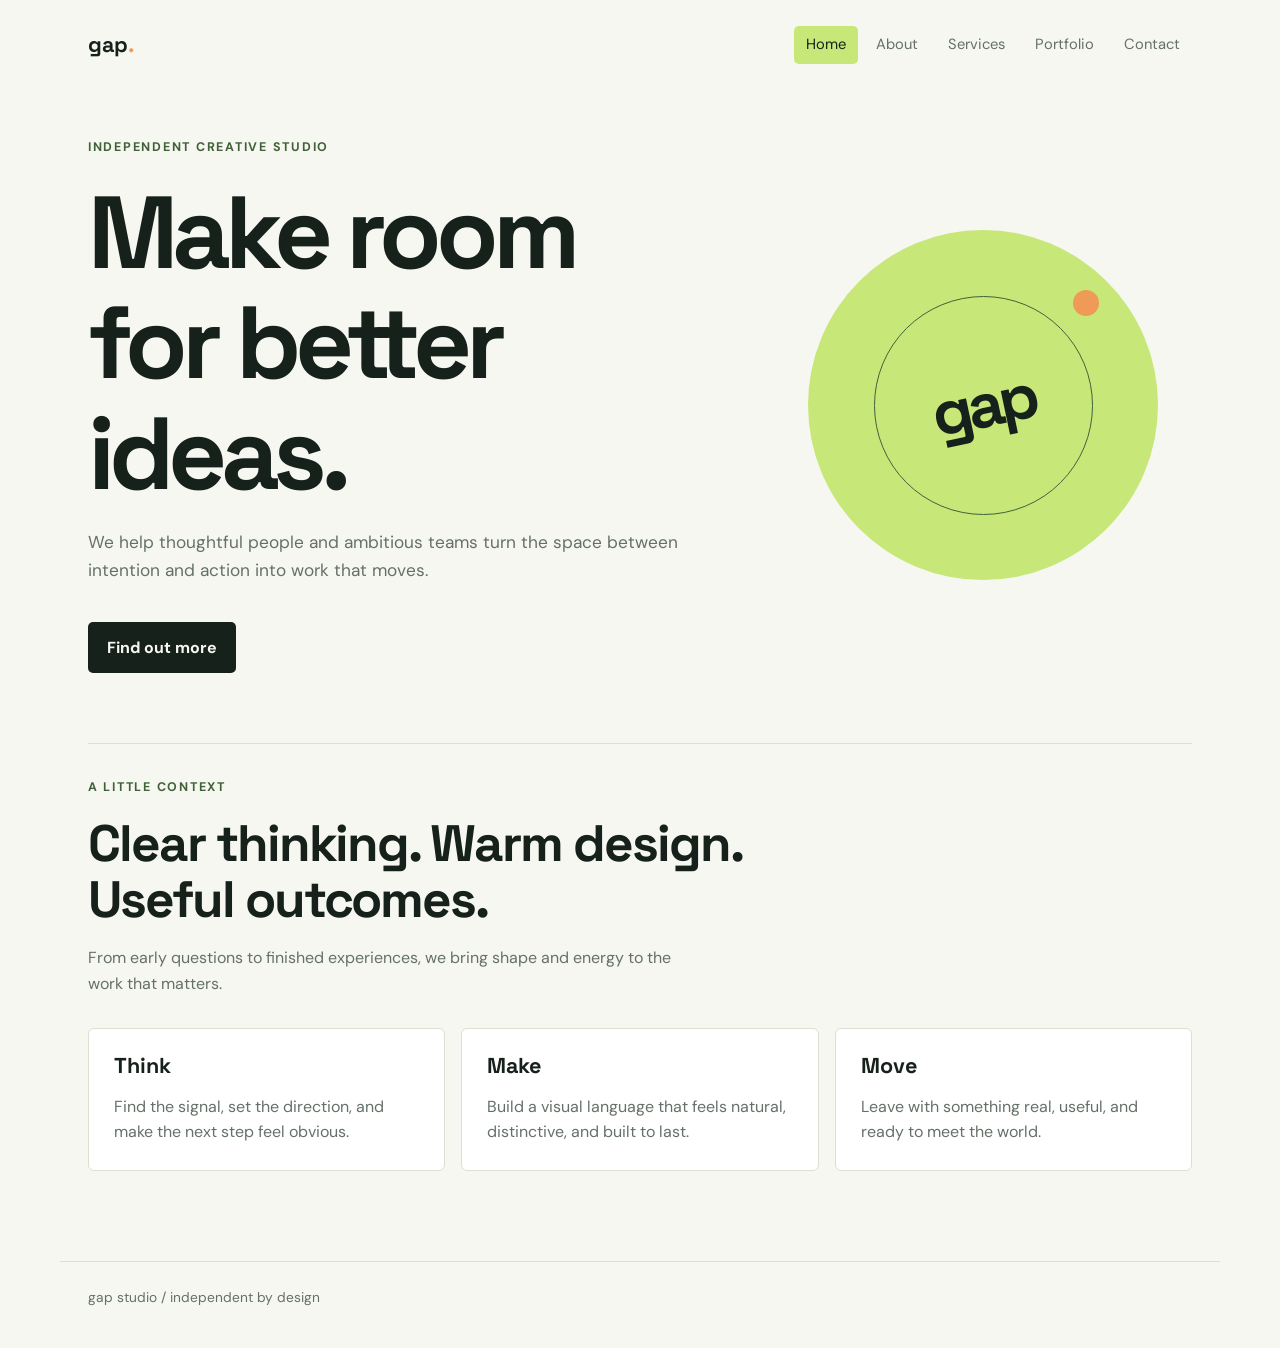
<file: index.html>
<!doctype html>
<html lang="en">
<head>
<meta charset="utf-8">
<meta name="viewport" content="width=device-width, initial-scale=1">
<title>gap | Make room for better ideas</title>
<link rel="stylesheet" href="styles.css">
</head>
<body>
<header class="site-header">
<a class="logo" href="index.html">gap<span>.</span></a>
<nav class="nav" aria-label="Main navigation">
<a class="active" href="index.html">Home</a><a href="about.html">About</a><a href="services.html">Services</a><a href="portfolio.html">Portfolio</a><a href="contact.html">Contact</a>
</nav>
</header>
<main>
<section class="hero"><div><div class="eyebrow">Independent creative studio</div><h1>Make room for better ideas.</h1><p>We help thoughtful people and ambitious teams turn the space between intention and action into work that moves.</p><a class="button" href="about.html">Find out more</a></div><div class="mark" aria-hidden="true"><span>gap</span></div></section>
<section class="band"><div class="eyebrow">A little context</div><h2>Clear thinking. Warm design. Useful outcomes.</h2><p>From early questions to finished experiences, we bring shape and energy to the work that matters.</p><div class="grid"><article class="item"><h3>Think</h3><p>Find the signal, set the direction, and make the next step feel obvious.</p></article><article class="item"><h3>Make</h3><p>Build a visual language that feels natural, distinctive, and built to last.</p></article><article class="item"><h3>Move</h3><p>Leave with something real, useful, and ready to meet the world.</p></article></div></section>
</main>
<footer>gap studio / independent by design</footer>
</body>
</html>
</file>
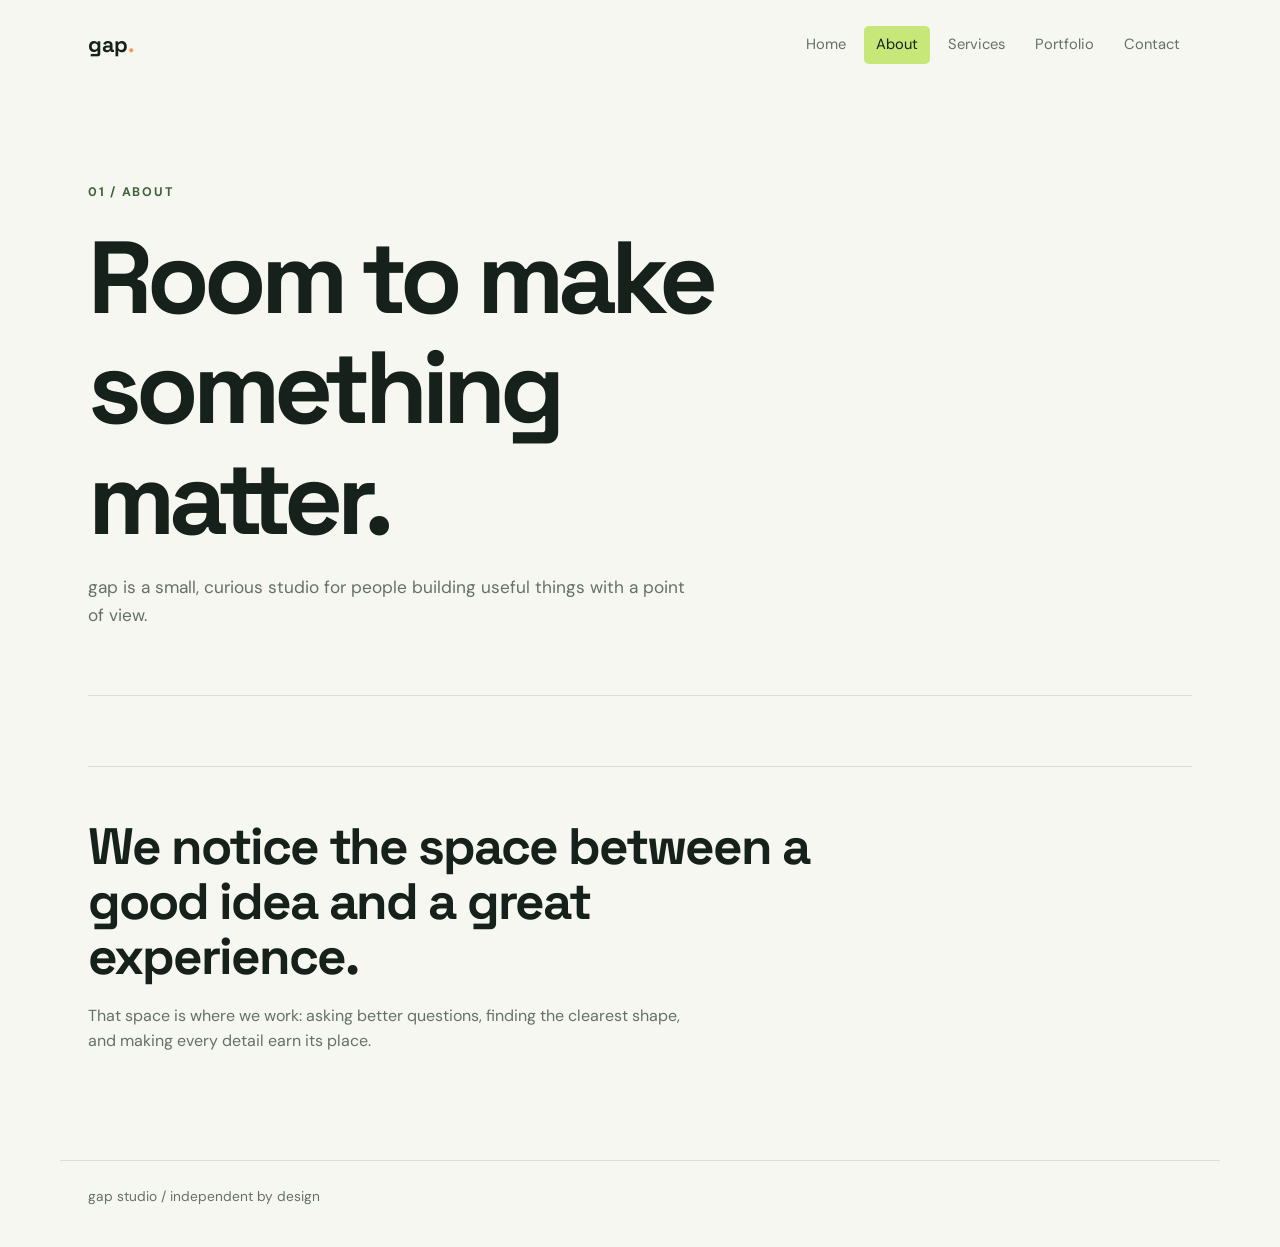
<file: about.html>
<!doctype html>
<html lang="en"><head><meta charset="utf-8"><meta name="viewport" content="width=device-width, initial-scale=1"><title>About | gap</title><link rel="stylesheet" href="styles.css"></head>
<body><header class="site-header"><a class="logo" href="index.html">gap<span>.</span></a><nav class="nav" aria-label="Main navigation"><a href="index.html">Home</a><a class="active" href="about.html">About</a><a href="services.html">Services</a><a href="portfolio.html">Portfolio</a><a href="contact.html">Contact</a></nav></header>
<main><section class="page-heading"><div class="eyebrow">01 / About</div><h1>Room to make something matter.</h1><p>gap is a small, curious studio for people building useful things with a point of view.</p></section><section class="band"><h2>We notice the space between a good idea and a great experience.</h2><p>That space is where we work: asking better questions, finding the clearest shape, and making every detail earn its place.</p></section></main><footer>gap studio / independent by design</footer></body></html>
</file>
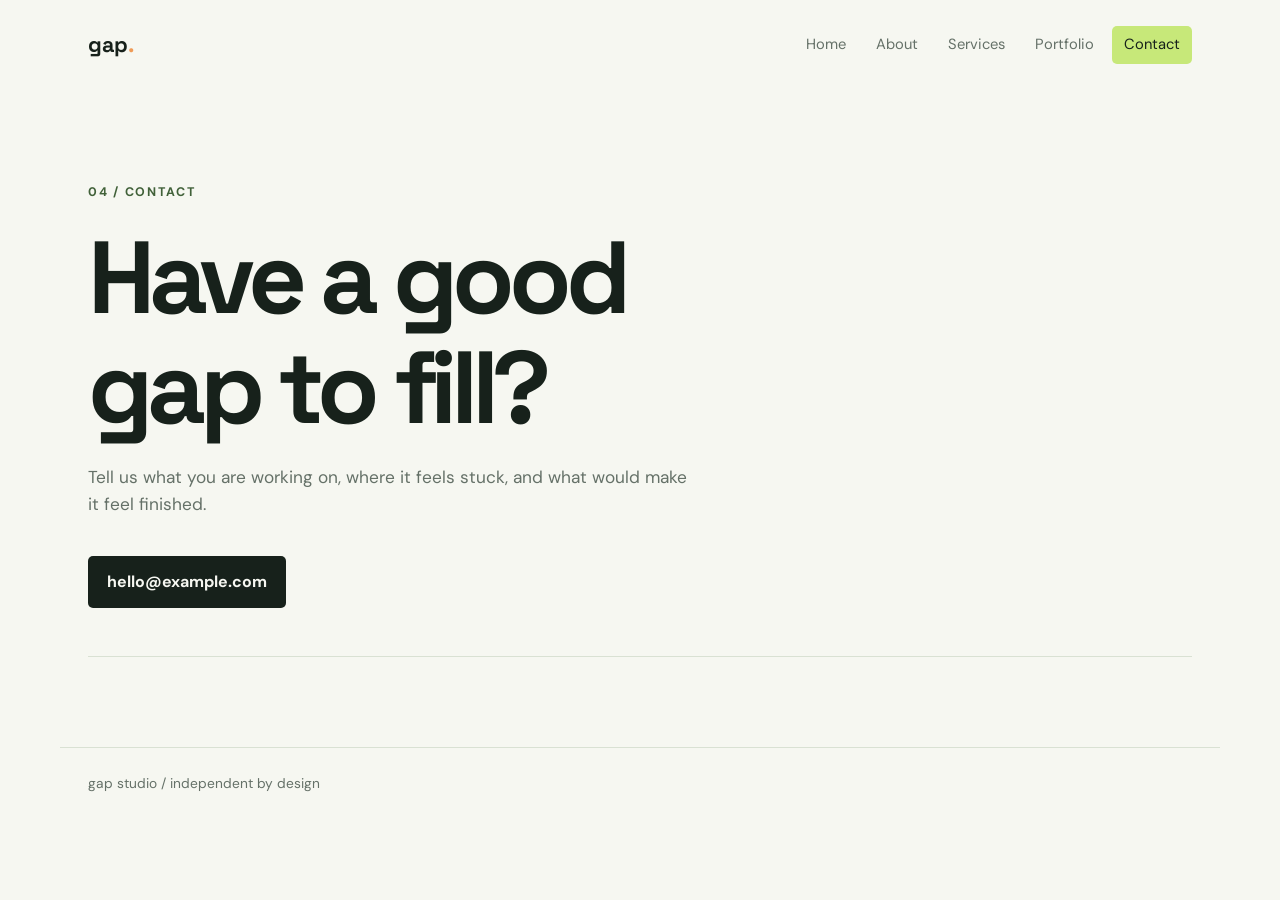
<file: contact.html>
<!doctype html>
<html lang="en"><head><meta charset="utf-8"><meta name="viewport" content="width=device-width, initial-scale=1"><title>Contact | gap</title><link rel="stylesheet" href="styles.css"></head>
<body><header class="site-header"><a class="logo" href="index.html">gap<span>.</span></a><nav class="nav" aria-label="Main navigation"><a href="index.html">Home</a><a href="about.html">About</a><a href="services.html">Services</a><a href="portfolio.html">Portfolio</a><a class="active" href="contact.html">Contact</a></nav></header>
<main><section class="page-heading"><div class="eyebrow">04 / Contact</div><h1>Have a good gap to fill?</h1><p>Tell us what you are working on, where it feels stuck, and what would make it feel finished.</p><a class="button" href="mailto:hello@example.com">hello@example.com</a></section></main><footer>gap studio / independent by design</footer></body></html>
</file>
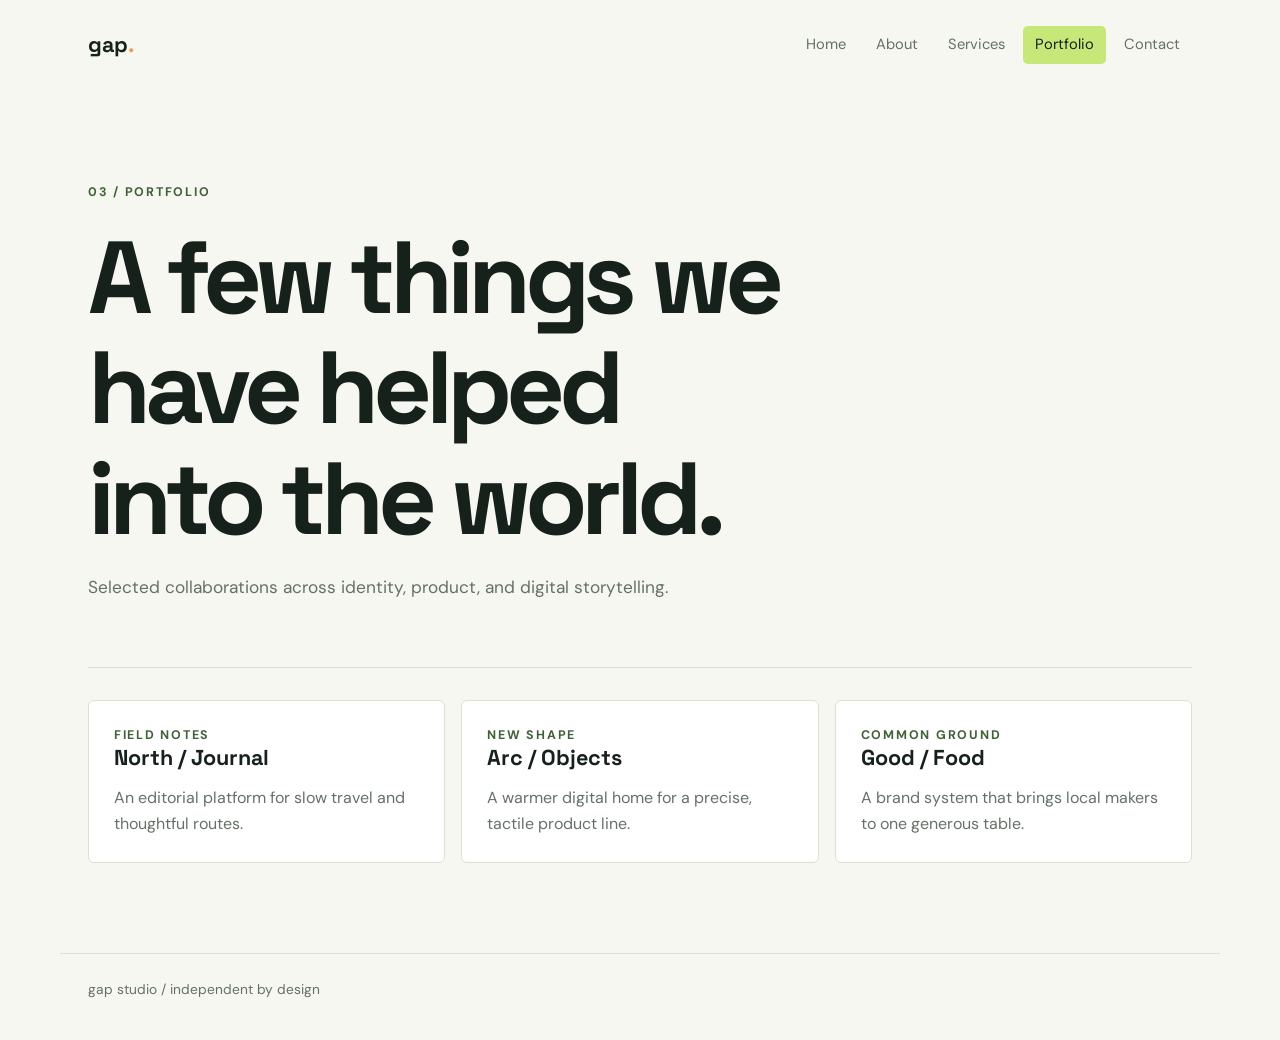
<file: portfolio.html>
<!doctype html>
<html lang="en"><head><meta charset="utf-8"><meta name="viewport" content="width=device-width, initial-scale=1"><title>Portfolio | gap</title><link rel="stylesheet" href="styles.css"></head>
<body><header class="site-header"><a class="logo" href="index.html">gap<span>.</span></a><nav class="nav" aria-label="Main navigation"><a href="index.html">Home</a><a href="about.html">About</a><a href="services.html">Services</a><a class="active" href="portfolio.html">Portfolio</a><a href="contact.html">Contact</a></nav></header>
<main><section class="page-heading"><div class="eyebrow">03 / Portfolio</div><h1>A few things we have helped into the world.</h1><p>Selected collaborations across identity, product, and digital storytelling.</p></section><section class="grid"><article class="item"><div class="eyebrow">Field notes</div><h3>North / Journal</h3><p>An editorial platform for slow travel and thoughtful routes.</p></article><article class="item"><div class="eyebrow">New shape</div><h3>Arc / Objects</h3><p>A warmer digital home for a precise, tactile product line.</p></article><article class="item"><div class="eyebrow">Common ground</div><h3>Good / Food</h3><p>A brand system that brings local makers to one generous table.</p></article></section></main><footer>gap studio / independent by design</footer></body></html>
</file>
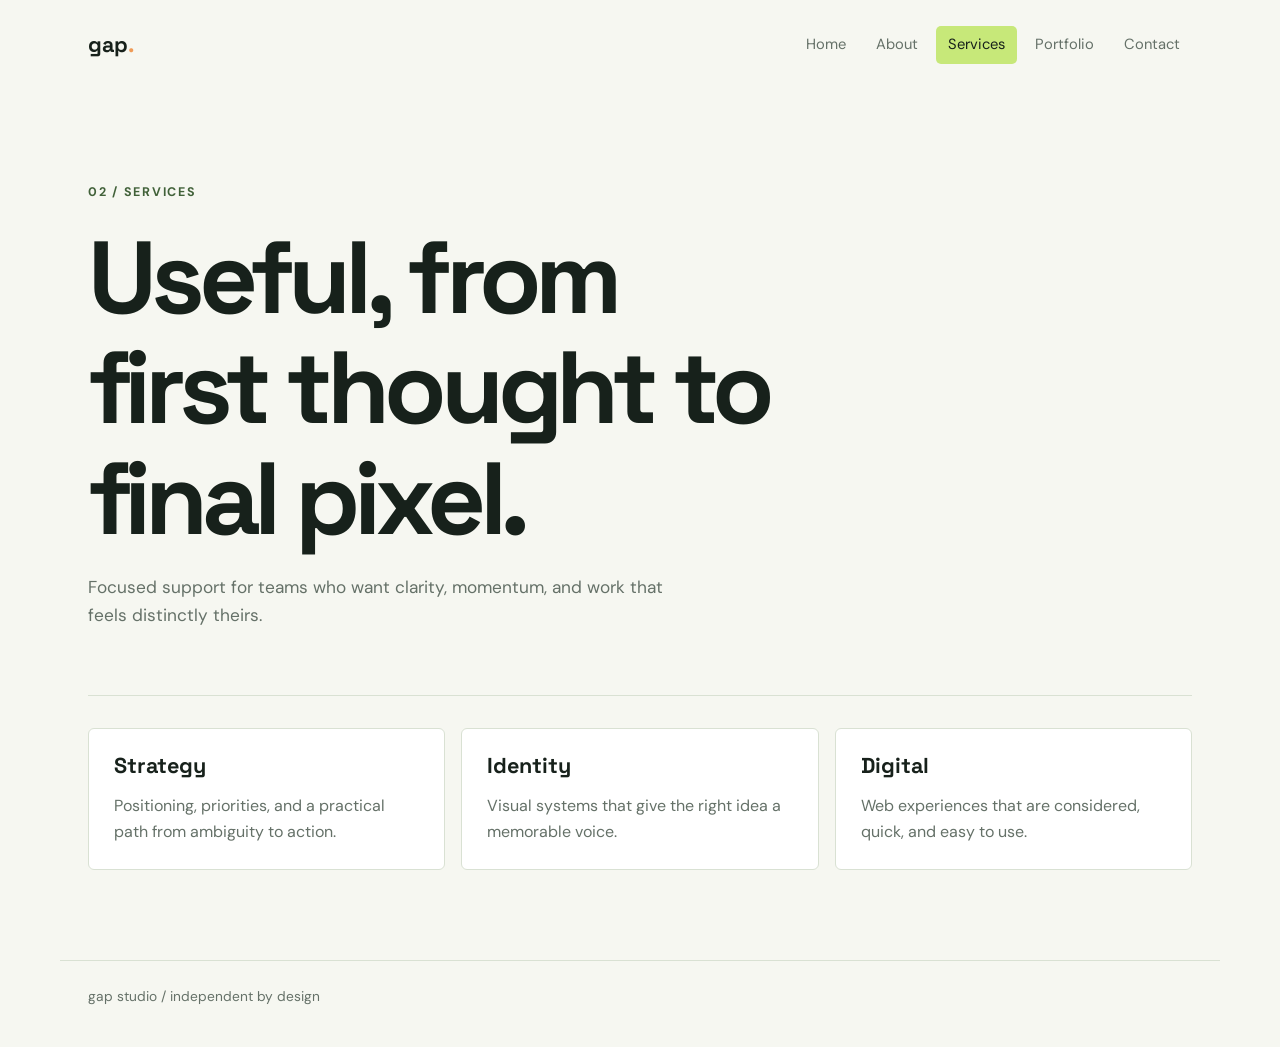
<file: services.html>
<!doctype html>
<html lang="en"><head><meta charset="utf-8"><meta name="viewport" content="width=device-width, initial-scale=1"><title>Services | gap</title><link rel="stylesheet" href="styles.css"></head>
<body><header class="site-header"><a class="logo" href="index.html">gap<span>.</span></a><nav class="nav" aria-label="Main navigation"><a href="index.html">Home</a><a href="about.html">About</a><a class="active" href="services.html">Services</a><a href="portfolio.html">Portfolio</a><a href="contact.html">Contact</a></nav></header>
<main><section class="page-heading"><div class="eyebrow">02 / Services</div><h1>Useful, from first thought to final pixel.</h1><p>Focused support for teams who want clarity, momentum, and work that feels distinctly theirs.</p></section><section class="grid"><article class="item"><h3>Strategy</h3><p>Positioning, priorities, and a practical path from ambiguity to action.</p></article><article class="item"><h3>Identity</h3><p>Visual systems that give the right idea a memorable voice.</p></article><article class="item"><h3>Digital</h3><p>Web experiences that are considered, quick, and easy to use.</p></article></section></main><footer>gap studio / independent by design</footer></body></html>
</file>
<file: styles.css>
@import url('https://fonts.googleapis.com/css2?family=DM+Sans:wght@400;500;700&family=Space+Grotesk:wght@500;600;700&display=swap');

:root { --ink: #17211b; --muted: #657168; --paper: #f6f7f1; --mint: #c7e879; --orange: #ef9b57; --line: #d9e1d3; }
* { box-sizing: border-box; }
body { margin: 0; background: var(--paper); color: var(--ink); font-family: 'DM Sans', sans-serif; line-height: 1.6; }
a { color: inherit; }
.site-header, main, footer { max-width: 1160px; margin: 0 auto; }
.site-header { align-items: center; display: flex; justify-content: space-between; padding: 26px 28px; }
.logo { font: 700 1.35rem 'Space Grotesk', sans-serif; text-decoration: none; }
.logo span { color: var(--orange); }
.nav { display: flex; flex-wrap: wrap; gap: 6px; }
.nav a { border-radius: 5px; color: var(--muted); font-size: .92rem; padding: 7px 12px; text-decoration: none; }
.nav a:hover, .nav a.active { background: var(--mint); color: var(--ink); }
main { padding: 48px 28px 90px; }
.hero { align-items: center; display: grid; gap: 60px; grid-template-columns: 1.2fr .8fr; min-height: 510px; }
.eyebrow { color: #416139; font-size: .78rem; font-weight: 700; letter-spacing: .14em; text-transform: uppercase; }
h1, h2, h3 { font-family: 'Space Grotesk', sans-serif; line-height: 1.08; }
h1 { font-size: clamp(3.5rem, 8vw, 7rem); letter-spacing: -.06em; margin: 20px 0; max-width: 720px; }
h2 { font-size: clamp(2rem, 4vw, 3.5rem); letter-spacing: -.04em; margin: 18px 0; max-width: 760px; }
h3 { font-size: 1.35rem; margin: 0 0 8px; }
p { color: var(--muted); max-width: 600px; }
.hero p { font-size: 1.08rem; }
.button { background: var(--ink); border-radius: 5px; color: var(--paper); display: inline-block; font-weight: 700; margin-top: 20px; padding: 13px 19px; text-decoration: none; }
.button:hover { background: #416139; }
.mark { align-items: center; background: var(--mint); border-radius: 50%; display: flex; height: min(31vw, 350px); justify-content: center; margin: auto; position: relative; width: min(31vw, 350px); }
.mark:before { border: 1px solid #416139; border-radius: 50%; content: ''; height: 62%; position: absolute; width: 62%; }
.mark:after { background: var(--orange); border-radius: 50%; content: ''; height: 26px; position: absolute; right: 17%; top: 17%; width: 26px; }
.mark span { font: 700 clamp(2.5rem, 5vw, 4.8rem) 'Space Grotesk', sans-serif; letter-spacing: -.08em; transform: rotate(-12deg); }
.band { border-top: 1px solid var(--line); margin-top: 70px; padding-top: 34px; }
.grid { display: grid; gap: 16px; grid-template-columns: repeat(3, 1fr); margin-top: 32px; }
.item { background: white; border: 1px solid var(--line); border-radius: 6px; padding: 25px; }
.item p { margin-bottom: 0; }
.page-heading { border-bottom: 1px solid var(--line); padding: 45px 0 48px; }
.page-heading p { font-size: 1.08rem; }
footer { border-top: 1px solid var(--line); color: var(--muted); font-size: .86rem; padding: 24px 28px 40px; }
@media (max-width: 720px) { .site-header { align-items: flex-start; flex-direction: column; gap: 16px; } main { padding-top: 25px; } .hero { gap: 34px; grid-template-columns: 1fr; min-height: auto; } .mark { height: 260px; width: 260px; } .grid { grid-template-columns: 1fr; } }
</file>
